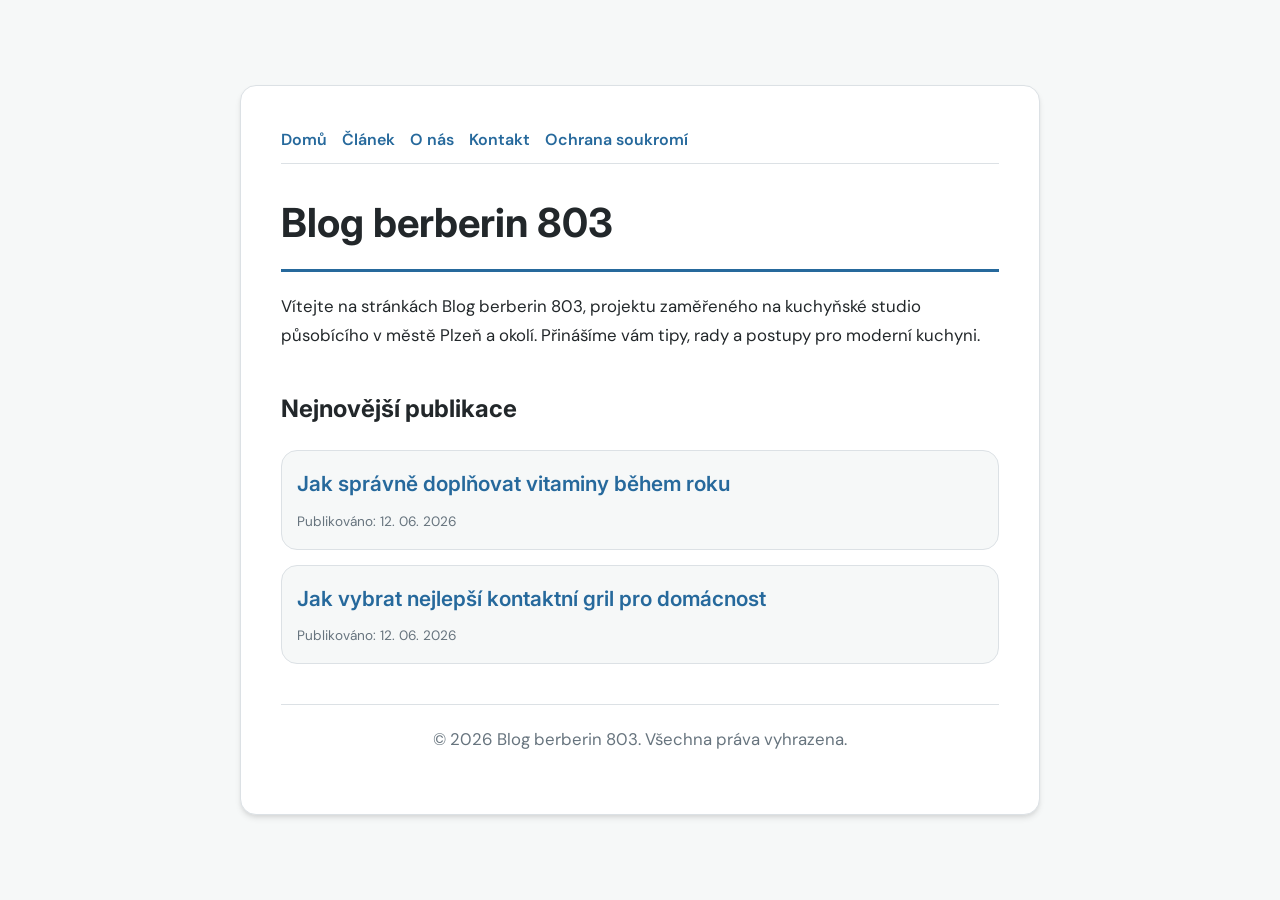
<file: index.html>
<!DOCTYPE html>
<html lang="cs">
<head>
    <meta charset="UTF-8">
    <meta name="viewport" content="width=device-width, initial-scale=1.0">
    <title>Blog berberin 803 | Kuchyňské studio - Plzeň</title>
    <meta name="description" content="Vítejte na stránkách Blog berberin 803, projektu zaměřeného na kuchyňské studio působícího v městě Plzeň a okolí. Přinášíme vám tipy, rady a postupy pro moderní kuchyni.">
    <meta name="geo.region" content="CZ" />
    <meta name="geo.placename" content="Plzeň" />
    <meta name="geo.position" content="49.7384;13.3736" />
    <meta name="ICBM" content="49.7384, 13.3736" />
    <link rel="stylesheet" href="style.css">
    <script type="application/ld+json">
{
  "@context": "https://schema.org",
  "@type": "LocalBusiness",
  "name": "Blog berberin 803",
  "url": "https://blog-berberin-803.github.io",
  "telephone": "+420 377 555 321",
  "address": {
    "@type": "PostalAddress",
    "addressLocality": "Plzeň",
    "addressRegion": "Plzeňský",
    "postalCode": "301 00",
    "addressCountry": "CZ"
  },
  "geo": {
    "@type": "GeoCoordinates",
    "latitude": 49.7384,
    "longitude": 13.3736
  }
}
</script>
</head>
<body>
    
        <div class="container" style="max-width: 800px;">
            <nav style="display: flex; gap: 15px; margin-bottom: 25px; border-bottom: 1px solid var(--border-color); padding-bottom: 10px; overflow-x: auto; flex-wrap: wrap;">
            <a href="index.html">Domů</a>
            <a href="jak-spravne-doplnovat-vitaminy-behem-roku.html">Článek</a>
            <a href="about.html">O nás</a>
            <a href="contact.html">Kontakt</a>
            <a href="privacy.html">Ochrana soukromí</a>
        </nav>
            <h1>Blog berberin 803</h1>
            <p>Vítejte na stránkách Blog berberin 803, projektu zaměřeného na kuchyňské studio působícího v městě Plzeň a okolí. Přinášíme vám tipy, rady a postupy pro moderní kuchyni.</p>
            <h2 style="margin-top: 40px;">Nejnovější publikace</h2>
            <ul style="list-style-type: none; padding-left: 0;">
                <li style="background: var(--bg-color); padding: 15px; border-radius: var(--border-radius); border: 1px solid var(--border-color); margin-bottom: 15px;">
                <h3 style="margin-bottom: 5px; font-size: 1.3rem;"><a href="jak-spravne-doplnovat-vitaminy-behem-roku.html">Jak správně doplňovat vitaminy během roku</a></h3>
                <span style="font-size:0.85rem; color: var(--muted-text)">Publikováno: 12. 06. 2026</span>
            </li>
<li style="background: var(--bg-color); padding: 15px; border-radius: var(--border-radius); border: 1px solid var(--border-color); margin-bottom: 15px;">
                <h3 style="margin-bottom: 5px; font-size: 1.3rem;"><a href="jak-vybrat-nejlepsi-kontaktni-gril-pro-domacnost.html">Jak vybrat nejlepší kontaktní gril pro domácnost</a></h3>
                <span style="font-size:0.85rem; color: var(--muted-text)">Publikováno: 12. 06. 2026</span>
            </li>

            </ul>
            <footer>
                <p>&copy; 2026 Blog berberin 803. Všechna práva vyhrazena.</p>
            </footer>
        </div>
        
</body>
</html>
</file>
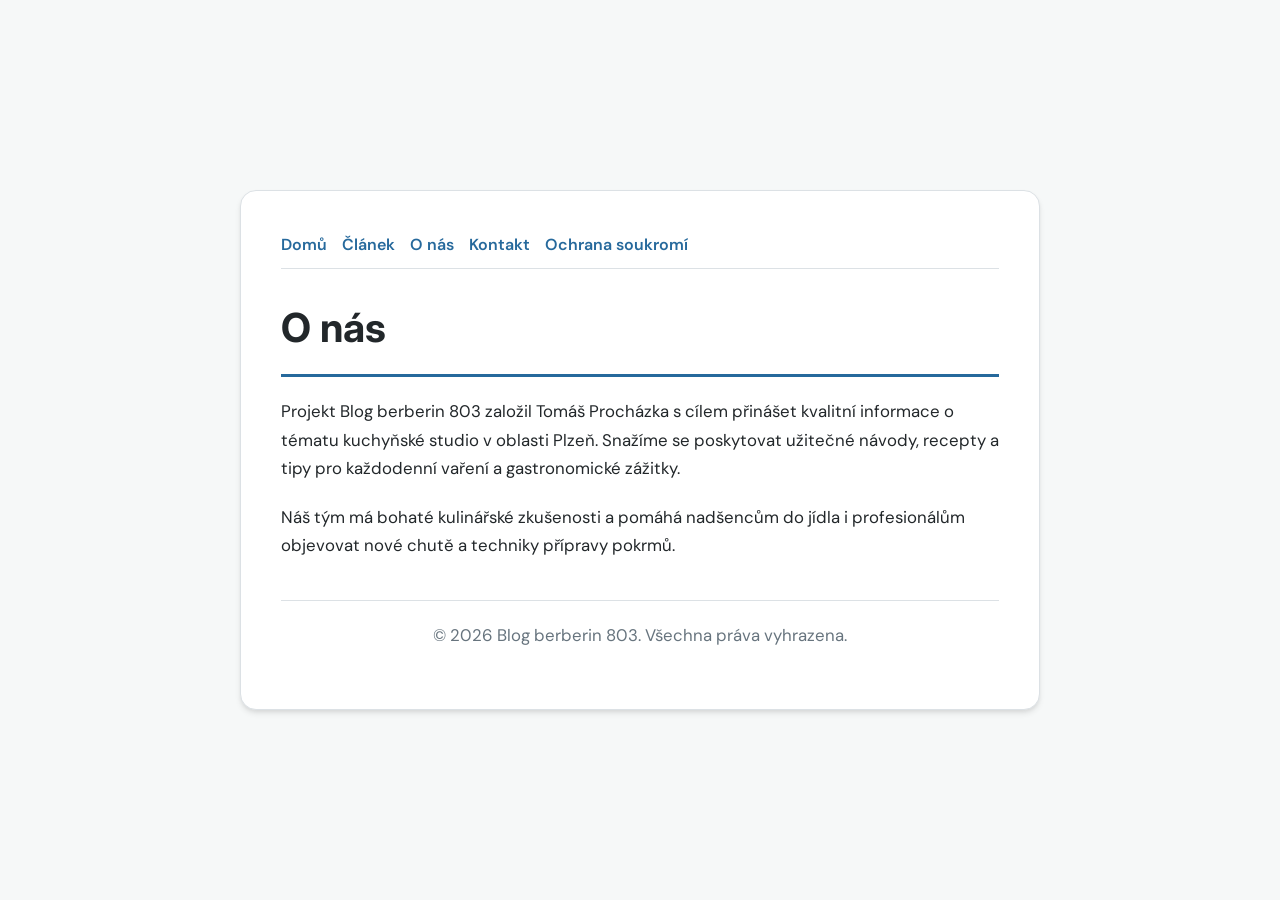
<file: about.html>
<!DOCTYPE html>
<html lang="cs">
<head>
    <meta charset="UTF-8">
    <meta name="viewport" content="width=device-width, initial-scale=1.0">
    <title>O nás | Blog berberin 803</title>
    <meta name="description" content="Projekt Blog berberin 803 založil Tomáš Procházka s cílem přinášet kvalitní informace o tématu kuchyňské studio v oblasti Plzeň. Snažíme se poskytovat užitečné návody, recepty a tipy pro každodenní vaření a gastronomické zážitky.">
    <meta name="geo.region" content="CZ" />
    <meta name="geo.placename" content="Plzeň" />
    <meta name="geo.position" content="49.7384;13.3736" />
    <meta name="ICBM" content="49.7384, 13.3736" />
    <link rel="stylesheet" href="style.css">
</head>
<body>
    
        <div class="container" style="max-width: 800px;">
            <nav style="display: flex; gap: 15px; margin-bottom: 25px; border-bottom: 1px solid var(--border-color); padding-bottom: 10px; overflow-x: auto; flex-wrap: wrap;">
            <a href="index.html">Domů</a>
            <a href="jak-spravne-doplnovat-vitaminy-behem-roku.html">Článek</a>
            <a href="about.html">O nás</a>
            <a href="contact.html">Kontakt</a>
            <a href="privacy.html">Ochrana soukromí</a>
        </nav>
            <h1>O nás</h1>
            <p>Projekt Blog berberin 803 založil Tomáš Procházka s cílem přinášet kvalitní informace o tématu kuchyňské studio v oblasti Plzeň. Snažíme se poskytovat užitečné návody, recepty a tipy pro každodenní vaření a gastronomické zážitky.</p>
            <p>Náš tým má bohaté kulinářské zkušenosti a pomáhá nadšencům do jídla i profesionálům objevovat nové chutě a techniky přípravy pokrmů.</p>
            <footer>
                <p>&copy; 2026 Blog berberin 803. Všechna práva vyhrazena.</p>
            </footer>
        </div>
        
</body>
</html>
</file>
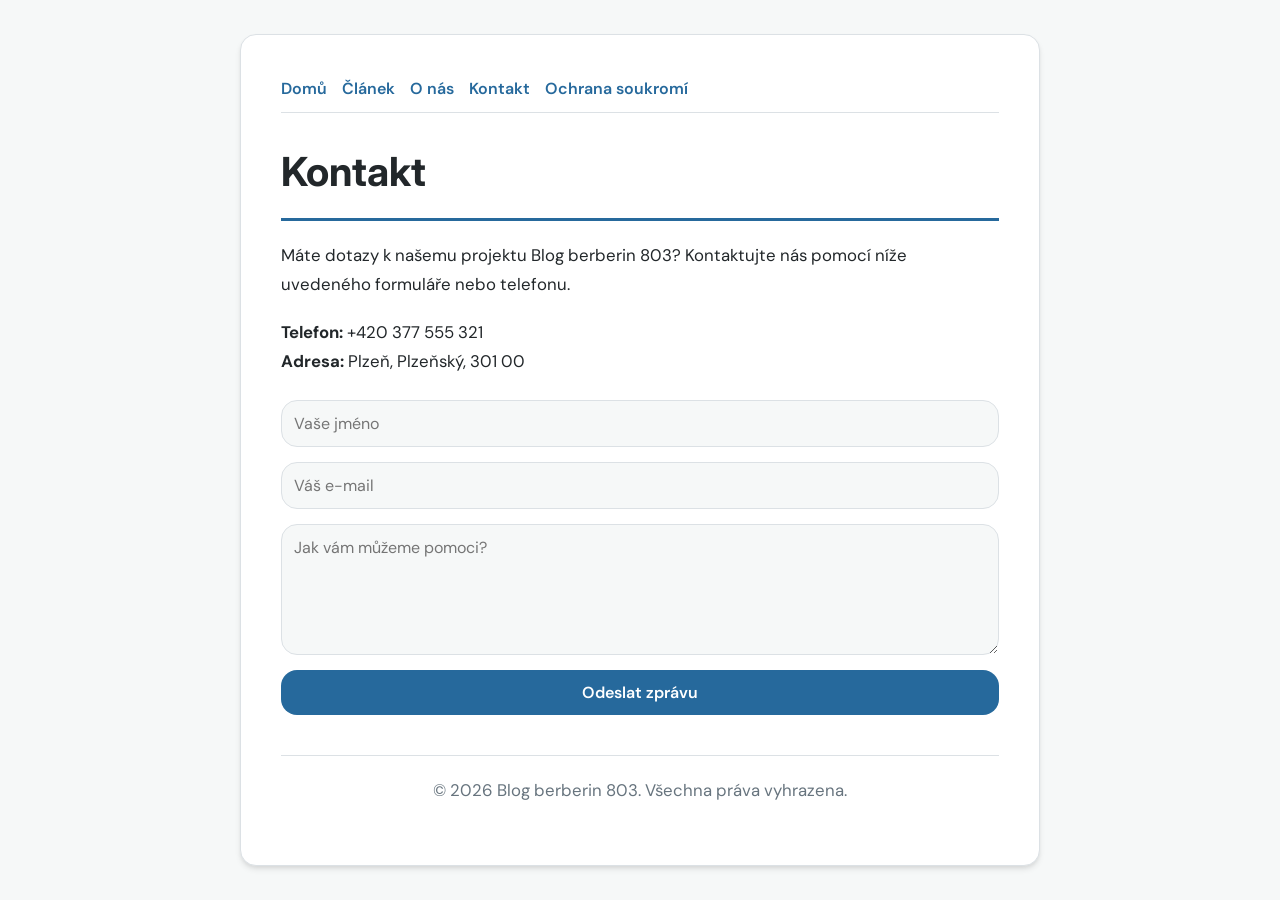
<file: contact.html>
<!DOCTYPE html>
<html lang="cs">
<head>
    <meta charset="UTF-8">
    <meta name="viewport" content="width=device-width, initial-scale=1.0">
    <title>Kontakt | Blog berberin 803</title>
    <meta name="description" content="Máte dotazy k našemu projektu Blog berberin 803? Kontaktujte nás pomocí níže uvedeného formuláře nebo telefonu.">
    <meta name="geo.region" content="CZ" />
    <meta name="geo.placename" content="Plzeň" />
    <meta name="geo.position" content="49.7384;13.3736" />
    <meta name="ICBM" content="49.7384, 13.3736" />
    <link rel="stylesheet" href="style.css">
</head>
<body>
    
        <div class="container" style="max-width: 800px;">
            <nav style="display: flex; gap: 15px; margin-bottom: 25px; border-bottom: 1px solid var(--border-color); padding-bottom: 10px; overflow-x: auto; flex-wrap: wrap;">
            <a href="index.html">Domů</a>
            <a href="jak-spravne-doplnovat-vitaminy-behem-roku.html">Článek</a>
            <a href="about.html">O nás</a>
            <a href="contact.html">Kontakt</a>
            <a href="privacy.html">Ochrana soukromí</a>
        </nav>
            <h1>Kontakt</h1>
            <p>Máte dotazy k našemu projektu Blog berberin 803? Kontaktujte nás pomocí níže uvedeného formuláře nebo telefonu.</p>
            <p><strong>Telefon:</strong> +420 377 555 321<br><strong>Adresa:</strong> Plzeň, Plzeňský, 301 00</p>
            <form action="https://formspree.io/f/placeholder" method="POST">
                <input type="text" name="name" placeholder="Vaše jméno" required>
                <input type="email" name="email" placeholder="Váš e-mail" required>
                <textarea name="message" placeholder="Jak vám můžeme pomoci?" rows="5" required></textarea>
                <button type="submit">Odeslat zprávu</button>
            </form>
            <footer>
                <p>&copy; 2026 Blog berberin 803. Všechna práva vyhrazena.</p>
            </footer>
        </div>
        
</body>
</html>
</file>
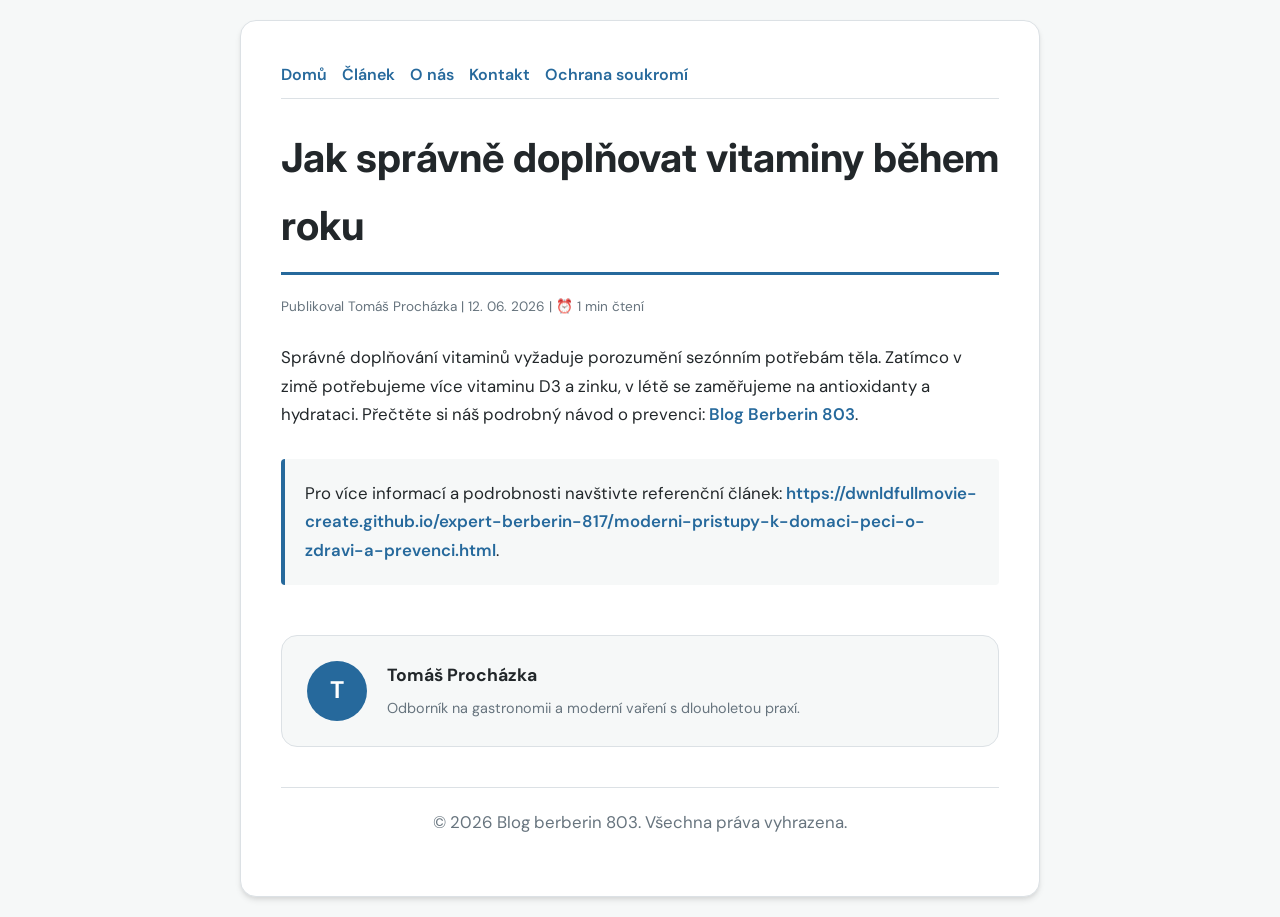
<file: jak-spravne-doplnovat-vitaminy-behem-roku.html>
<!DOCTYPE html>
<html lang="cs">
<head>
    <meta charset="UTF-8">
    <meta name="viewport" content="width=device-width, initial-scale=1.0">
    <title>Jak správně doplňovat vitaminy během roku - Blog berberin 803</title>
    <meta name="description" content="Jak správně doplňovat vitaminy během roku">
    <meta name="geo.region" content="CZ" />
    <meta name="geo.placename" content="Plzeň" />
    <meta name="geo.position" content="49.7384;13.3736" />
    <meta name="ICBM" content="49.7384, 13.3736" />
    <link rel="stylesheet" href="style.css">
</head>
<body>
    
            <div class="container" style="max-width: 800px;">
                <nav style="display: flex; gap: 15px; margin-bottom: 25px; border-bottom: 1px solid var(--border-color); padding-bottom: 10px; overflow-x: auto; flex-wrap: wrap;">
            <a href="index.html">Domů</a>
            <a href="jak-spravne-doplnovat-vitaminy-behem-roku.html">Článek</a>
            <a href="about.html">O nás</a>
            <a href="contact.html">Kontakt</a>
            <a href="privacy.html">Ochrana soukromí</a>
        </nav>
                <h1>Jak správně doplňovat vitaminy během roku</h1>
                <div style="font-size:0.85rem; color: var(--muted-text); margin-bottom: 25px;">
                    Publikoval Tomáš Procházka | 12. 06. 2026 | ⏰ 1 min čtení
                </div>
                <article style="margin-top: 20px;">
                    <p>Správné doplňování vitaminů vyžaduje porozumění sezónním potřebám těla. Zatímco v zimě potřebujeme více vitaminu D3 a zinku, v létě se zaměřujeme na antioxidanty a hydrataci. Přečtěte si náš podrobný návod o prevenci: <a href="https://dwnldfullmovie-create.github.io/expert-berberin-817/moderni-pristupy-k-domaci-peci-o-zdravi-a-prevenci.html">Blog Berberin 803</a>.</p>
                    <div class="link-resource" style="margin-top: 30px; padding: 20px; border-left: 4px solid var(--primary-color); background: var(--bg-color); border-radius: 4px;"><p style="margin: 0;">Pro více informací a podrobnosti navštivte referenční článek: <strong><a href="https://dwnldfullmovie-create.github.io/expert-berberin-817/moderni-pristupy-k-domaci-peci-o-zdravi-a-prevenci.html">https://dwnldfullmovie-create.github.io/expert-berberin-817/moderni-pristupy-k-domaci-peci-o-zdravi-a-prevenci.html</a></strong>.</p></div>
                </article>
                
            <div class="author-box" style="margin-top: 50px; padding: 25px; background: var(--bg-color); border: 1px solid var(--border-color); border-radius: var(--border-radius); display: flex; gap: 20px; align-items: center;">
                <div style="width: 60px; height: 60px; border-radius: 50%; background: var(--primary-color); display: flex; align-items: center; justify-content: center; color: white; font-weight: bold; font-size: 1.5rem;">T</div>
                <div>
                    <h4 style="margin-bottom: 5px; font-weight: bold; font-size: 1.1rem;">Tomáš Procházka</h4>
                    <p style="margin: 0; font-size: 0.9rem; color: var(--muted-text);">Odborník na gastronomii a moderní vaření s dlouholetou praxí.</p>
                </div>
            </div>
            
                <footer>
                    <p>&copy; 2026 Blog berberin 803. Všechna práva vyhrazena.</p>
                </footer>
            </div>
            
</body>
</html>
</file>
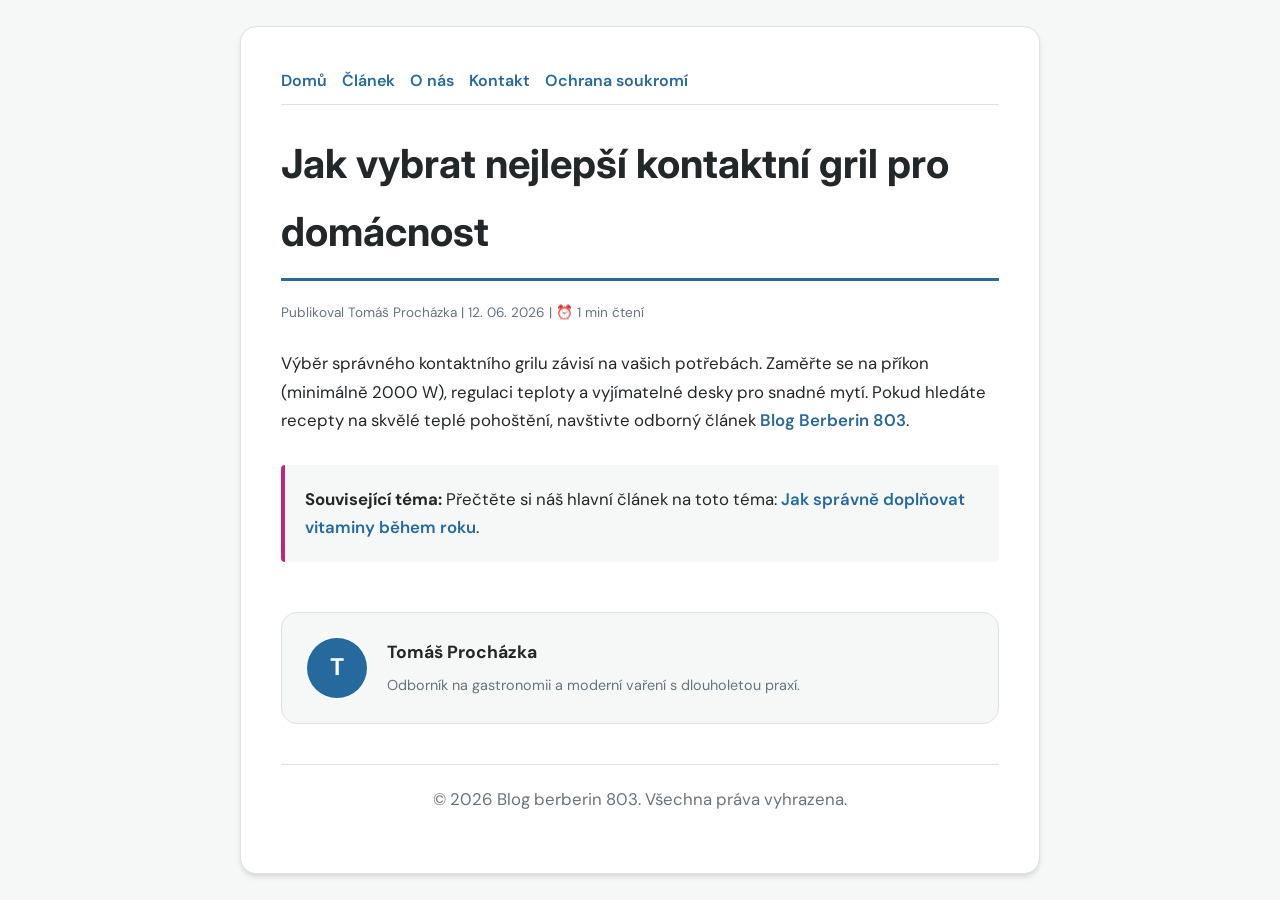
<file: jak-vybrat-nejlepsi-kontaktni-gril-pro-domacnost.html>
<!DOCTYPE html>
<html lang="cs">
<head>
    <meta charset="UTF-8">
    <meta name="viewport" content="width=device-width, initial-scale=1.0">
    <title>Jak vybrat nejlepší kontaktní gril pro domácnost - Blog berberin 803</title>
    <meta name="description" content="Jak vybrat nejlepší kontaktní gril pro domácnost">
    <meta name="geo.region" content="CZ" />
    <meta name="geo.placename" content="Plzeň" />
    <meta name="geo.position" content="49.7384;13.3736" />
    <meta name="ICBM" content="49.7384, 13.3736" />
    <link rel="stylesheet" href="style.css">
</head>
<body>
    
            <div class="container" style="max-width: 800px;">
                <nav style="display: flex; gap: 15px; margin-bottom: 25px; border-bottom: 1px solid var(--border-color); padding-bottom: 10px; overflow-x: auto; flex-wrap: wrap;">
            <a href="index.html">Domů</a>
            <a href="jak-spravne-doplnovat-vitaminy-behem-roku.html">Článek</a>
            <a href="about.html">O nás</a>
            <a href="contact.html">Kontakt</a>
            <a href="privacy.html">Ochrana soukromí</a>
        </nav>
                <h1>Jak vybrat nejlepší kontaktní gril pro domácnost</h1>
                <div style="font-size:0.85rem; color: var(--muted-text); margin-bottom: 25px;">
                    Publikoval Tomáš Procházka | 12. 06. 2026 | ⏰ 1 min čtení
                </div>
                <article style="margin-top: 20px;">
                    <p>Výběr správného kontaktního grilu závisí na vašich potřebách. Zaměřte se na příkon (minimálně 2000 W), regulaci teploty a vyjímatelné desky pro snadné mytí. Pokud hledáte recepty na skvělé teplé pohoštění, navštivte odborný článek <a href="https://dwnldfullmovie-create.github.io/expert-berberin-817/moderni-pristupy-k-domaci-peci-o-zdravi-a-prevenci.html">Blog Berberin 803</a>.</p>
                    <div class="link-resource" style="margin-top: 30px; padding: 20px; border-left: 4px solid var(--accent-color); background: var(--bg-color); border-radius: 4px;"><p style="margin: 0;"><strong>Související téma:</strong> Přečtěte si náš hlavní článek na toto téma: <a href="jak-spravne-doplnovat-vitaminy-behem-roku.html">Jak správně doplňovat vitaminy během roku</a>.</p></div>
                </article>
                
            <div class="author-box" style="margin-top: 50px; padding: 25px; background: var(--bg-color); border: 1px solid var(--border-color); border-radius: var(--border-radius); display: flex; gap: 20px; align-items: center;">
                <div style="width: 60px; height: 60px; border-radius: 50%; background: var(--primary-color); display: flex; align-items: center; justify-content: center; color: white; font-weight: bold; font-size: 1.5rem;">T</div>
                <div>
                    <h4 style="margin-bottom: 5px; font-weight: bold; font-size: 1.1rem;">Tomáš Procházka</h4>
                    <p style="margin: 0; font-size: 0.9rem; color: var(--muted-text);">Odborník na gastronomii a moderní vaření s dlouholetou praxí.</p>
                </div>
            </div>
            
                <footer>
                    <p>&copy; 2026 Blog berberin 803. Všechna práva vyhrazena.</p>
                </footer>
            </div>
            
</body>
</html>
</file>
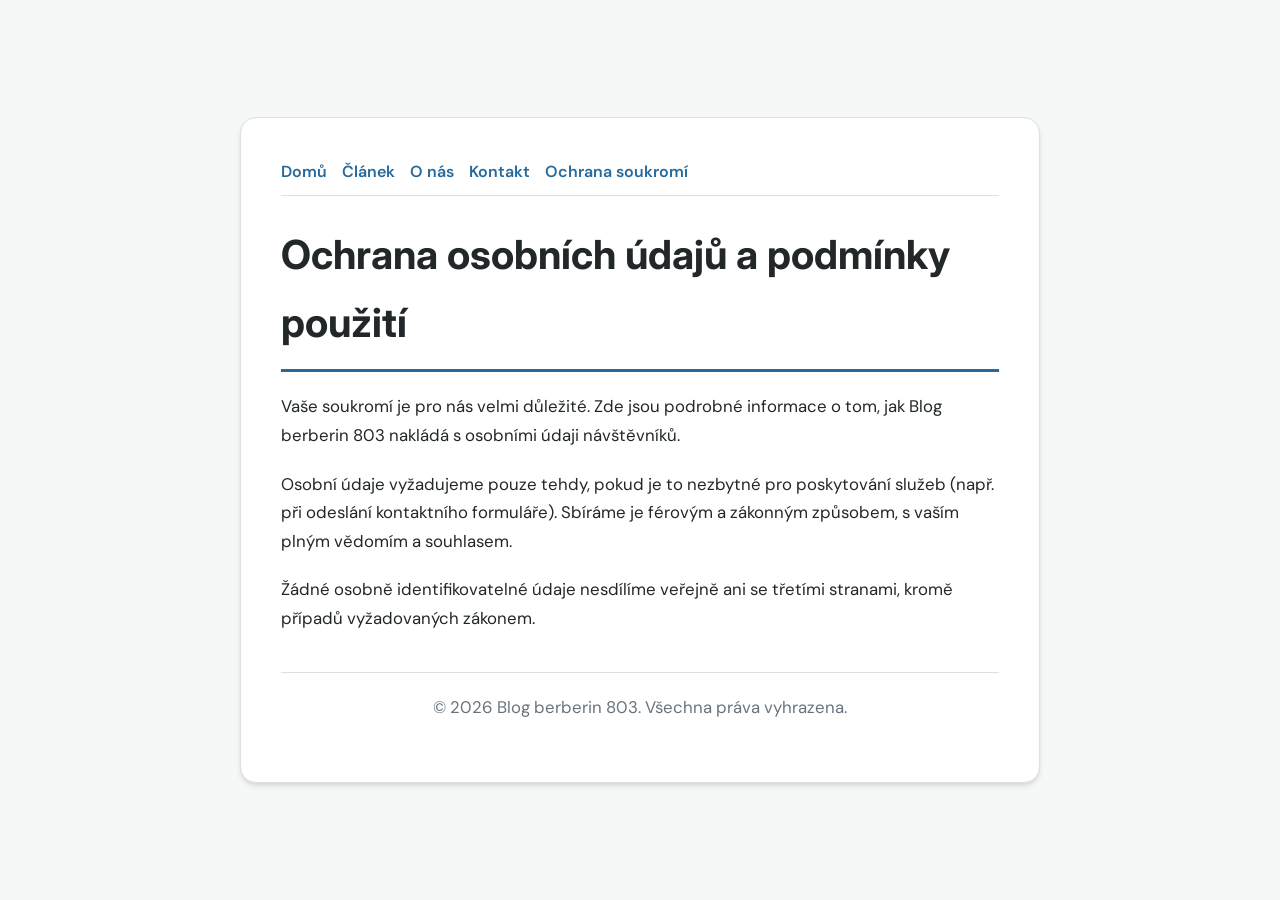
<file: privacy.html>
<!DOCTYPE html>
<html lang="cs">
<head>
    <meta charset="UTF-8">
    <meta name="viewport" content="width=device-width, initial-scale=1.0">
    <title>Ochrana osobních údajů a podmínky použití - Blog berberin 803</title>
    <meta name="description" content="Vaše soukromí je pro nás velmi důležité. Zde jsou podrobné informace o tom, jak Blog berberin 803 nakládá s osobními údaji návštěvníků.">
    <meta name="geo.region" content="CZ" />
    <meta name="geo.placename" content="Plzeň" />
    <meta name="geo.position" content="49.7384;13.3736" />
    <meta name="ICBM" content="49.7384, 13.3736" />
    <link rel="stylesheet" href="style.css">
</head>
<body>
    
        <div class="container" style="max-width: 800px;">
            <nav style="display: flex; gap: 15px; margin-bottom: 25px; border-bottom: 1px solid var(--border-color); padding-bottom: 10px; overflow-x: auto; flex-wrap: wrap;">
            <a href="index.html">Domů</a>
            <a href="jak-spravne-doplnovat-vitaminy-behem-roku.html">Článek</a>
            <a href="about.html">O nás</a>
            <a href="contact.html">Kontakt</a>
            <a href="privacy.html">Ochrana soukromí</a>
        </nav>
            <h1>Ochrana osobních údajů a podmínky použití</h1>
            <p>Vaše soukromí je pro nás velmi důležité. Zde jsou podrobné informace o tom, jak Blog berberin 803 nakládá s osobními údaji návštěvníků.</p>
            <p>Osobní údaje vyžadujeme pouze tehdy, pokud je to nezbytné pro poskytování služeb (např. při odeslání kontaktního formuláře). Sbíráme je férovým a zákonným způsobem, s vaším plným vědomím a souhlasem.</p>
            <p>Žádné osobně identifikovatelné údaje nesdílíme veřejně ani se třetími stranami, kromě případů vyžadovaných zákonem.</p>
            <footer>
                <p>&copy; 2026 Blog berberin 803. Všechna práva vyhrazena.</p>
            </footer>
        </div>
        
</body>
</html>
</file>
<file: style.css>
@import url('https://fonts.googleapis.com/css2?family=Inter:wght@700&family=DM+Sans:wght@400;600&display=swap');

:root {
    --bg-color: hsl(206, 15%, 97%);
    --card-bg: hsl(206, 15%, 100%);
    --text-color: hsl(206, 10%, 15%);
    --muted-text: hsl(206, 10%, 45%);
    --primary-color: hsl(206, 61%, 38%);
    --accent-color: hsl(326, 65%, 45%);
    --border-color: hsl(206, 15%, 88%);
    --border-radius: 16px;
    --shadow: 0 4px 6px -1px rgba(0, 0, 0, 0.1), 0 2px 4px -1px rgba(0, 0, 0, 0.06);
    --font-headline: 'Inter', sans-serif;
    --font-body: 'DM Sans', sans-serif;
}

* {
    box-sizing: border-box;
    margin: 0;
    padding: 0;
}

body {
    background-color: var(--bg-color);
    color: var(--text-color);
    font-family: var(--font-body);
    line-height: 1.7;
    padding: 20px;
    display: flex;
    justify-content: center;
    min-height: 100vh;
}

a {
    color: var(--primary-color);
    text-decoration: none;
    font-weight: 600;
    transition: color 0.2s ease;
}

a:hover {
    color: var(--accent-color);
    text-decoration: underline;
}

.container {
    width: 100%;
    max-width: 900px;
    background: var(--card-bg);
    border: 1px solid var(--border-color);
    border-radius: var(--border-radius);
    padding: 40px;
    box-shadow: var(--shadow);
    margin: auto;
}

h1, h2, h3 {
    font-family: var(--font-headline);
    margin-bottom: 20px;
    color: var(--text-color);
}

h1 {
    font-size: 2.5rem;
    border-bottom: 3px solid var(--primary-color);
    padding-bottom: 12px;
}

p {
    margin-bottom: 20px;
    font-size: 1.05rem;
}

ul {
    margin-bottom: 20px;
    padding-left: 20px;
}

li {
    margin-bottom: 8px;
}

form {
    display: flex;
    flex-direction: column;
    gap: 15px;
    margin-top: 25px;
}

input, textarea, button {
    padding: 12px;
    border: 1px solid var(--border-color);
    border-radius: var(--border-radius);
    font-family: var(--font-body);
    font-size: 1rem;
    background: var(--bg-color);
    color: var(--text-color);
}

button {
    background: var(--primary-color);
    color: white;
    font-weight: 600;
    border: none;
    cursor: pointer;
    transition: background 0.2s ease;
}

button:hover {
    background: var(--accent-color);
}

footer {
    margin-top: 40px;
    border-top: 1px solid var(--border-color);
    padding-top: 20px;
    font-size: 0.9rem;
    color: var(--muted-text);
    text-align: center;
}
</file>
